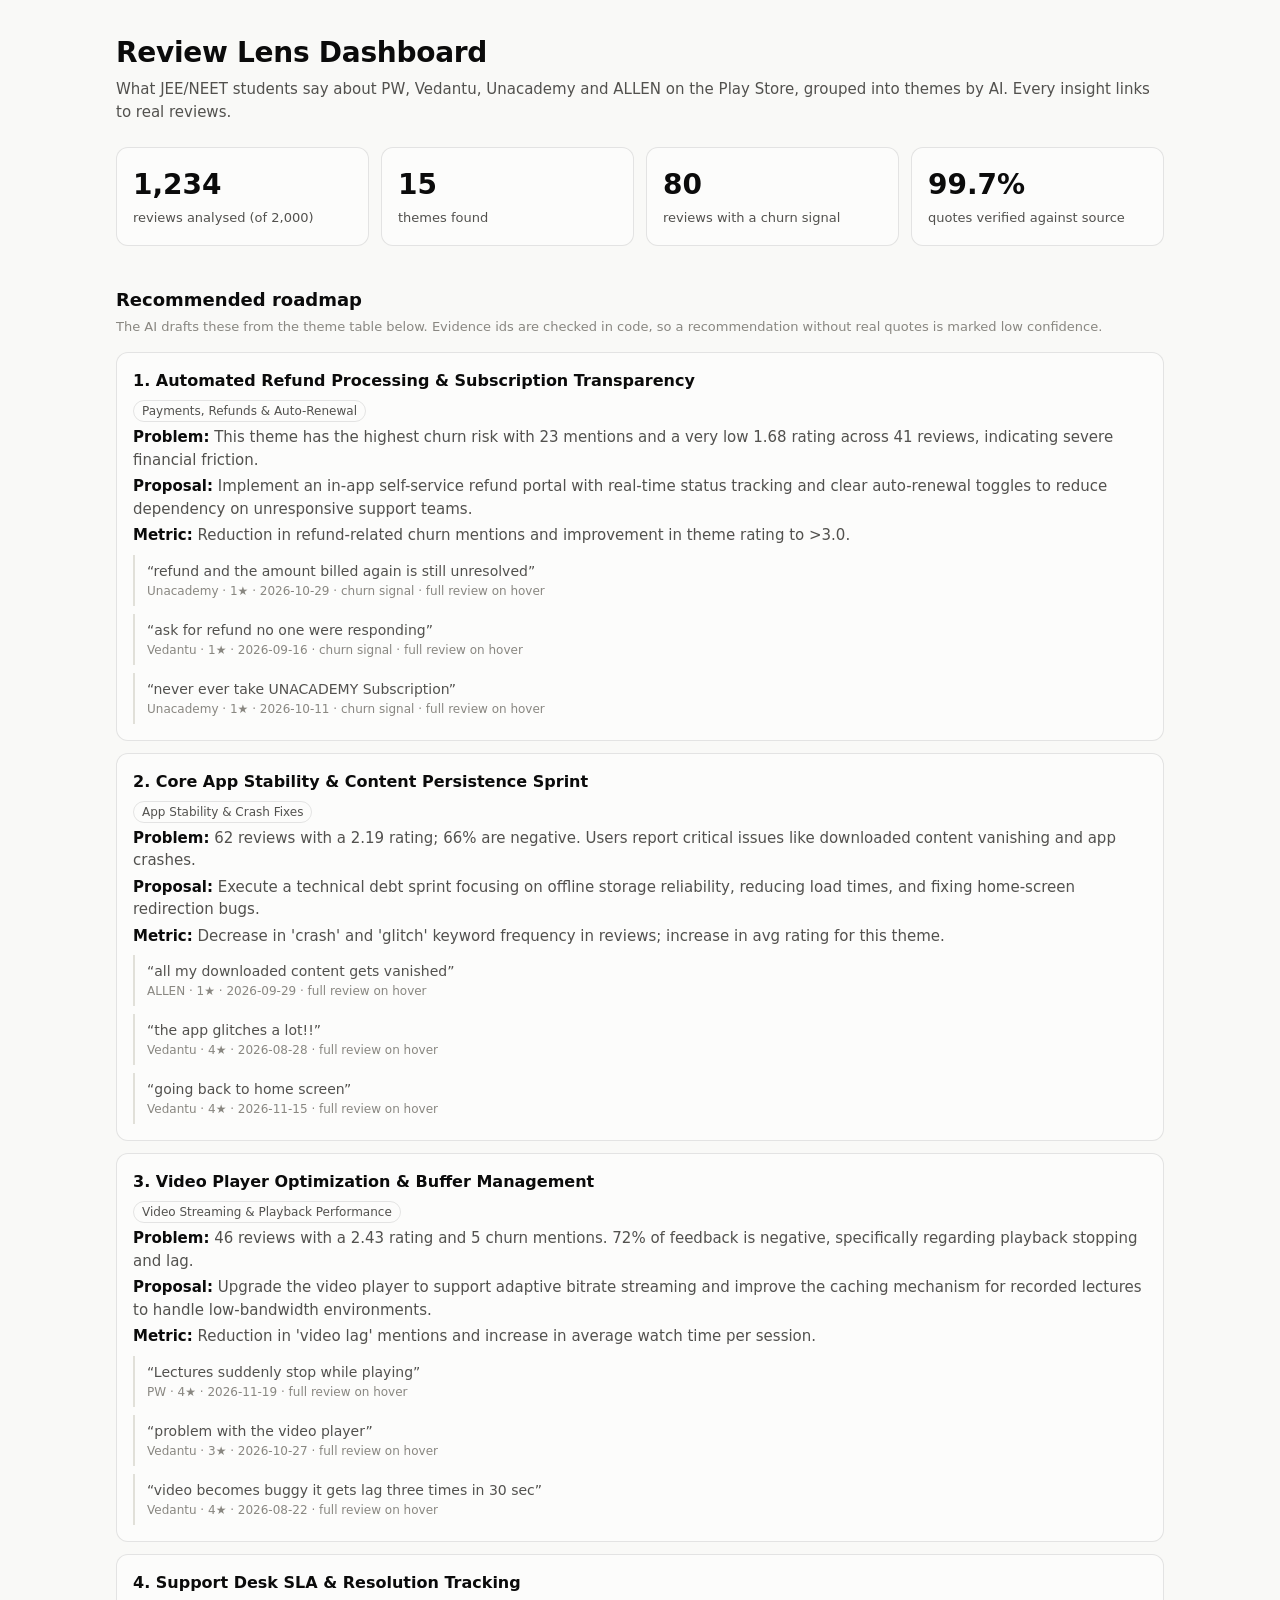
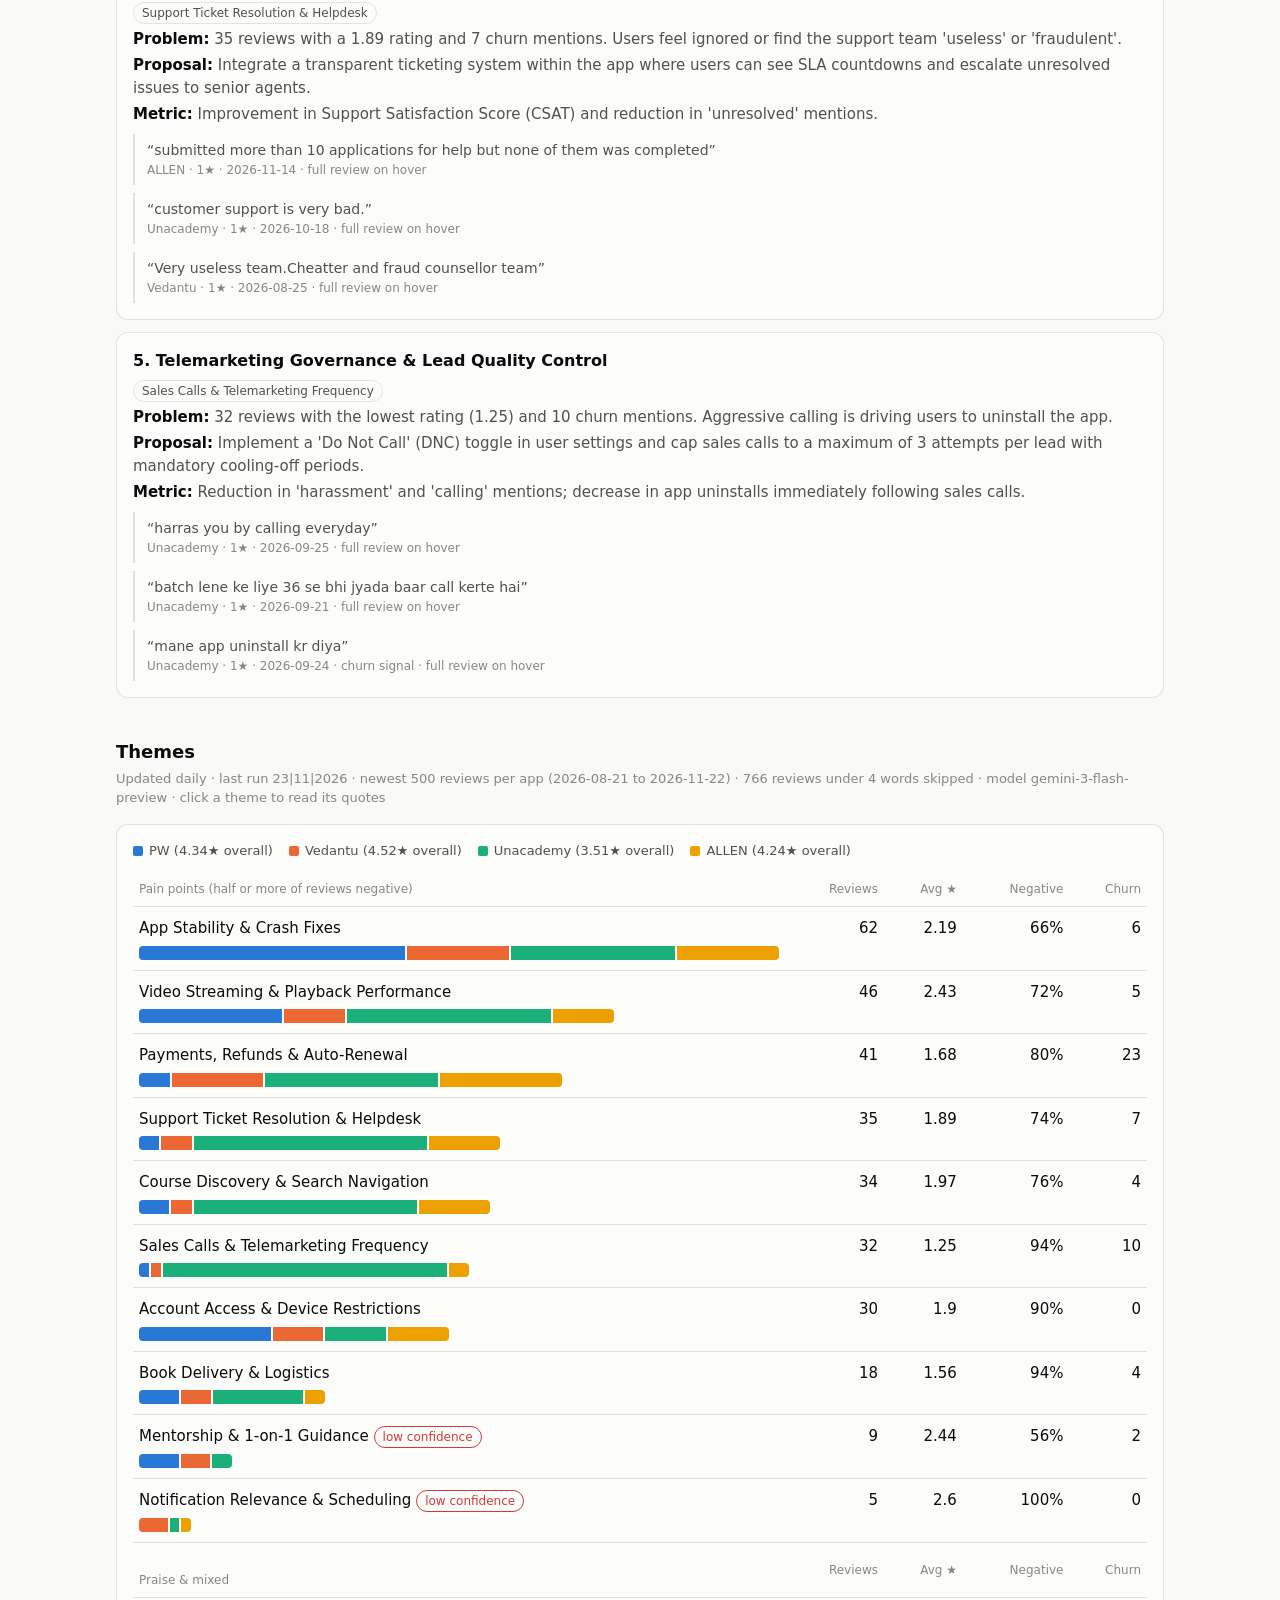
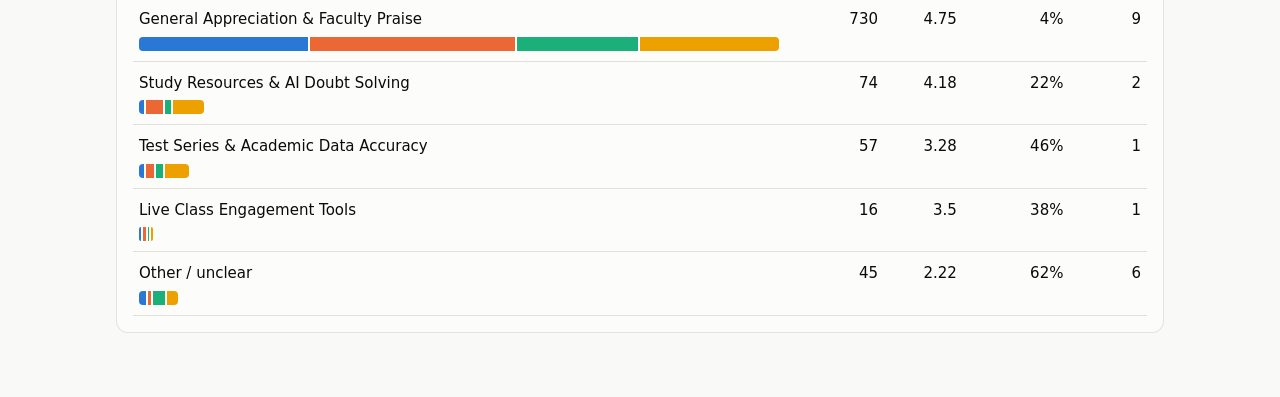
<file: docs/index.html>
<!doctype html>
<html lang="en">
<head>
<meta charset="utf-8">
<meta name="viewport" content="width=device-width, initial-scale=1">
<title>Review Lens Dashboard</title>
<style>
:root {
  color-scheme: light;
  --page: #f9f9f7; --surface: #fcfcfb; --ink: #0b0b0b; --ink-2: #52514e; --muted: #898781;
  --grid: #e1e0d9; --border: rgba(11,11,11,0.10); --accent: #2a78d6; --critical: #d03b3b;
  --s1: #2a78d6; --s2: #eb6834; --s3: #1baf7a; --s4: #eda100;
}
@media (prefers-color-scheme: dark) {
  :root:not([data-theme="light"]) {
    color-scheme: dark;
    --page: #0d0d0d; --surface: #1a1a19; --ink: #fff; --ink-2: #c3c2b7; --muted: #898781;
    --grid: #2c2c2a; --border: rgba(255,255,255,0.10); --accent: #3987e5;
    --s1: #3987e5; --s2: #d95926; --s3: #199e70; --s4: #c98500;
  }
}
:root[data-theme="dark"] {
  color-scheme: dark;
  --page: #0d0d0d; --surface: #1a1a19; --ink: #fff; --ink-2: #c3c2b7; --muted: #898781;
  --grid: #2c2c2a; --border: rgba(255,255,255,0.10); --accent: #3987e5;
  --s1: #3987e5; --s2: #d95926; --s3: #199e70; --s4: #c98500;
}
* { box-sizing: border-box; }
body { margin: 0; background: var(--page); color: var(--ink); font: 15px/1.5 system-ui, -apple-system, "Segoe UI", sans-serif; }
main { max-width: 1080px; margin: 0 auto; padding: 32px 16px 64px; }
h1 { font-size: 28px; margin: 0 0 4px; letter-spacing: -0.01em; }
h2 { font-size: 18px; margin: 40px 0 4px; }
.sub { color: var(--ink-2); margin: 0; }
.note { color: var(--muted); font-size: 13px; margin: 0 0 16px; }
.card { background: var(--surface); border: 1px solid var(--border); border-radius: 12px; padding: 16px; }
.kpis { display: grid; grid-template-columns: repeat(auto-fit, minmax(150px, 1fr)); gap: 12px; margin-top: 24px; }
.kpi b { display: block; font-size: 28px; font-weight: 600; }
.kpi span { color: var(--ink-2); font-size: 13px; }
.recs { display: grid; gap: 12px; }
.rec h3 { margin: 0 0 6px; font-size: 16px; }
.rec p { margin: 4px 0; color: var(--ink-2); }
.rec p b { color: var(--ink); font-weight: 600; }
.tag { display: inline-block; font-size: 12px; padding: 1px 8px; border-radius: 99px; border: 1px solid var(--border); color: var(--ink-2); margin-right: 6px; }
.tag.low { color: var(--critical); border-color: var(--critical); }
blockquote { margin: 8px 0 0; padding: 6px 12px; border-left: 2px solid var(--grid); color: var(--ink-2); font-size: 14px; }
blockquote small { display: block; color: var(--muted); font-size: 12px; }
details summary { cursor: pointer; color: var(--accent); font-size: 14px; margin-top: 8px; }
.legend { display: flex; flex-wrap: wrap; gap: 16px; font-size: 13px; color: var(--ink-2); margin-bottom: 12px; }
.legend i { display: inline-block; width: 10px; height: 10px; border-radius: 2px; margin-right: 6px; vertical-align: -1px; }
table { width: 100%; border-collapse: collapse; }
th { text-align: left; font-size: 12px; color: var(--muted); font-weight: 500; padding: 8px 6px; border-bottom: 1px solid var(--grid); }
td { padding: 10px 6px; border-bottom: 1px solid var(--grid); vertical-align: top; font-variant-numeric: tabular-nums; }
tr.theme { cursor: pointer; }
tr.theme:hover td { background: color-mix(in srgb, var(--accent) 6%, transparent); }
tr.theme:focus-visible { outline: 2px solid var(--accent); outline-offset: -2px; }
.bar { display: flex; gap: 2px; height: 14px; margin-top: 6px; }
.bar span { height: 100%; }
.bar span:first-child { border-radius: 4px 0 0 4px; }
.bar span:last-child { border-radius: 0 4px 4px 0; }
.bar span:only-child { border-radius: 4px; }
.num { text-align: right; white-space: nowrap; }
.quotes td { background: var(--page); }
#tip { position: fixed; pointer-events: none; background: var(--surface); border: 1px solid var(--border); border-radius: 8px; padding: 6px 10px; font-size: 13px; box-shadow: 0 4px 16px rgba(0,0,0,.12); display: none; }
@media (max-width: 640px) { .hide-sm { display: none; } h1 { font-size: 22px; } }
</style>
</head>
<body>
<main>
  <h1>Review Lens Dashboard</h1>
  <p class="sub">What JEE/NEET students say about PW, Vedantu, Unacademy and ALLEN on the Play Store, grouped into themes by AI. Every insight links to real reviews.</p>
  <div class="kpis" id="kpis"></div>

  <h2>Recommended roadmap</h2>
  <p class="note">The AI drafts these from the theme table below. Evidence ids are checked in code, so a recommendation without real quotes is marked low confidence.</p>
  <div class="recs" id="recs"></div>

  <h2>Themes</h2>
  <p class="note" id="method"></p>
  <div class="card">
    <div class="legend" id="legend"></div>
    <table>
      <thead><tr><th>Pain points (half or more of reviews negative)</th><th class="num">Reviews</th><th class="num hide-sm">Avg ★</th><th class="num hide-sm">Negative</th><th class="num">Churn</th></tr></thead>
      <tbody id="pain"></tbody>
      <thead><tr><th style="padding-top:28px">Praise &amp; mixed</th><th class="num">Reviews</th><th class="num hide-sm">Avg ★</th><th class="num hide-sm">Negative</th><th class="num">Churn</th></tr></thead>
      <tbody id="other"></tbody>
    </table>
  </div>
</main>
<div id="tip" role="tooltip"></div>
<script>
const APPS = ["PW", "Vedantu", "Unacademy", "ALLEN"];
const color = a => `var(--s${APPS.indexOf(a) + 1})`;
const esc = s => String(s).replace(/[&<>"']/g, c => ({ "&": "&amp;", "<": "&lt;", ">": "&gt;", '"': "&quot;", "'": "&#39;" }[c]));
const quote = q => `<blockquote>“${esc(q.quote)}”<small>${esc(q.app)} · ${q.rating}★ · ${q.date}${q.churn ? " · churn signal" : ""} · <span title="${esc(q.text)}">full review on hover</span></small></blockquote>`;
const tip = document.getElementById("tip");

fetch("insights.json").then(r => r.json()).then(d => {
  const pct = n => Math.round(n * 100) + "%";
  document.getElementById("kpis").innerHTML = [
    [d.analyzed.toLocaleString(), `reviews analysed (of ${d.total_reviews.toLocaleString()})`],
    [d.themes.length, "themes found"],
    [d.churn_reviews, "reviews with a churn signal"],
    [(d.quote_attribution_rate * 100).toFixed(1) + "%", "quotes verified against source"],
  ].map(([v, l]) => `<div class="card kpi"><b>${v}</b><span>${l}</span></div>`).join("");

  const allQuotes = Object.fromEntries(d.themes.flatMap(t => t.quotes.map(q => [q.id, q])));
  document.getElementById("recs").innerHTML = d.recommendations.map((r, i) => `
    <div class="card rec">
      <h3>${i + 1}. ${esc(r.title)}</h3>
      <span class="tag">${esc(r.theme)}</span>${r.confidence === "low" ? '<span class="tag low">low confidence</span>' : ""}
      <p><b>Problem:</b> ${esc(r.problem)}</p>
      <p><b>Proposal:</b> ${esc(r.proposal)}</p>
      <p><b>Metric:</b> ${esc(r.metric)}</p>
      ${r.evidence_ids.map(id => allQuotes[id] ? quote(allQuotes[id]) : "").join("")}
    </div>`).join("");

  document.getElementById("method").textContent =
    `Updated daily · last run ${d.updated ?? d.date_range[1]} · newest 500 reviews per app (${d.date_range[0]} to ${d.date_range[1]}) · ${d.skipped_short} reviews under 4 words skipped · model ${d.model} · click a theme to read its quotes`;
  document.getElementById("legend").innerHTML = APPS.map(a =>
    `<span><i style="background:${color(a)}"></i>${a} (${d.apps[a]?.avg_rating ?? "-"}★ overall)</span>`).join("");

  // each group gets its own bar scale so the huge generic-praise theme doesn't flatten the pain points
  const isPain = t => t.neg_share >= 0.5 && t.name !== "Other / unclear";
  const renderRows = list => { const max = Math.max(...list.map(t => t.count)); return list.map(t => `
    <tr class="theme" tabindex="0" aria-expanded="false">
      <td>${esc(t.name)} ${t.confidence === "low" ? '<span class="tag low">low confidence</span>' : ""}
        <div class="bar" style="width:${(t.count / max) * 100}%">${APPS.filter(a => t.by_app[a]).map(a =>
          `<span data-tip="${esc(a)}: ${t.by_app[a]} reviews" style="flex:${t.by_app[a]};background:${color(a)}"></span>`).join("")}</div></td>
      <td class="num">${t.count}</td><td class="num hide-sm">${t.avg_rating}</td>
      <td class="num hide-sm">${pct(t.neg_share)}</td><td class="num">${t.churn}</td>
    </tr>
    <tr class="quotes" hidden><td colspan="5">${t.quotes.slice(0, 6).map(quote).join("") || '<span class="note">No verified quotes.</span>'}</td></tr>`).join(""); };
  document.getElementById("pain").innerHTML = renderRows(d.themes.filter(isPain));
  document.getElementById("other").innerHTML = renderRows(d.themes.filter(t => !isPain(t)));

  document.querySelectorAll("tr.theme").forEach(row => {
    const toggle = () => { const q = row.nextElementSibling; q.hidden = !q.hidden; row.setAttribute("aria-expanded", !q.hidden); };
    row.addEventListener("click", toggle);
    row.addEventListener("keydown", e => { if (e.key === "Enter" || e.key === " ") { e.preventDefault(); toggle(); } });
  });
  document.querySelectorAll("[data-tip]").forEach(s => {
    s.addEventListener("mousemove", e => { tip.textContent = s.dataset.tip; tip.style.display = "block"; tip.style.left = e.clientX + 12 + "px"; tip.style.top = e.clientY + 12 + "px"; });
    s.addEventListener("mouseleave", () => tip.style.display = "none");
  });
}).catch(() => {
  document.getElementById("kpis").innerHTML = '<div class="card">No insights.json yet. Run <code>python analyze.py</code> first.</div>';
});
</script>
</body>
</html>
</file>
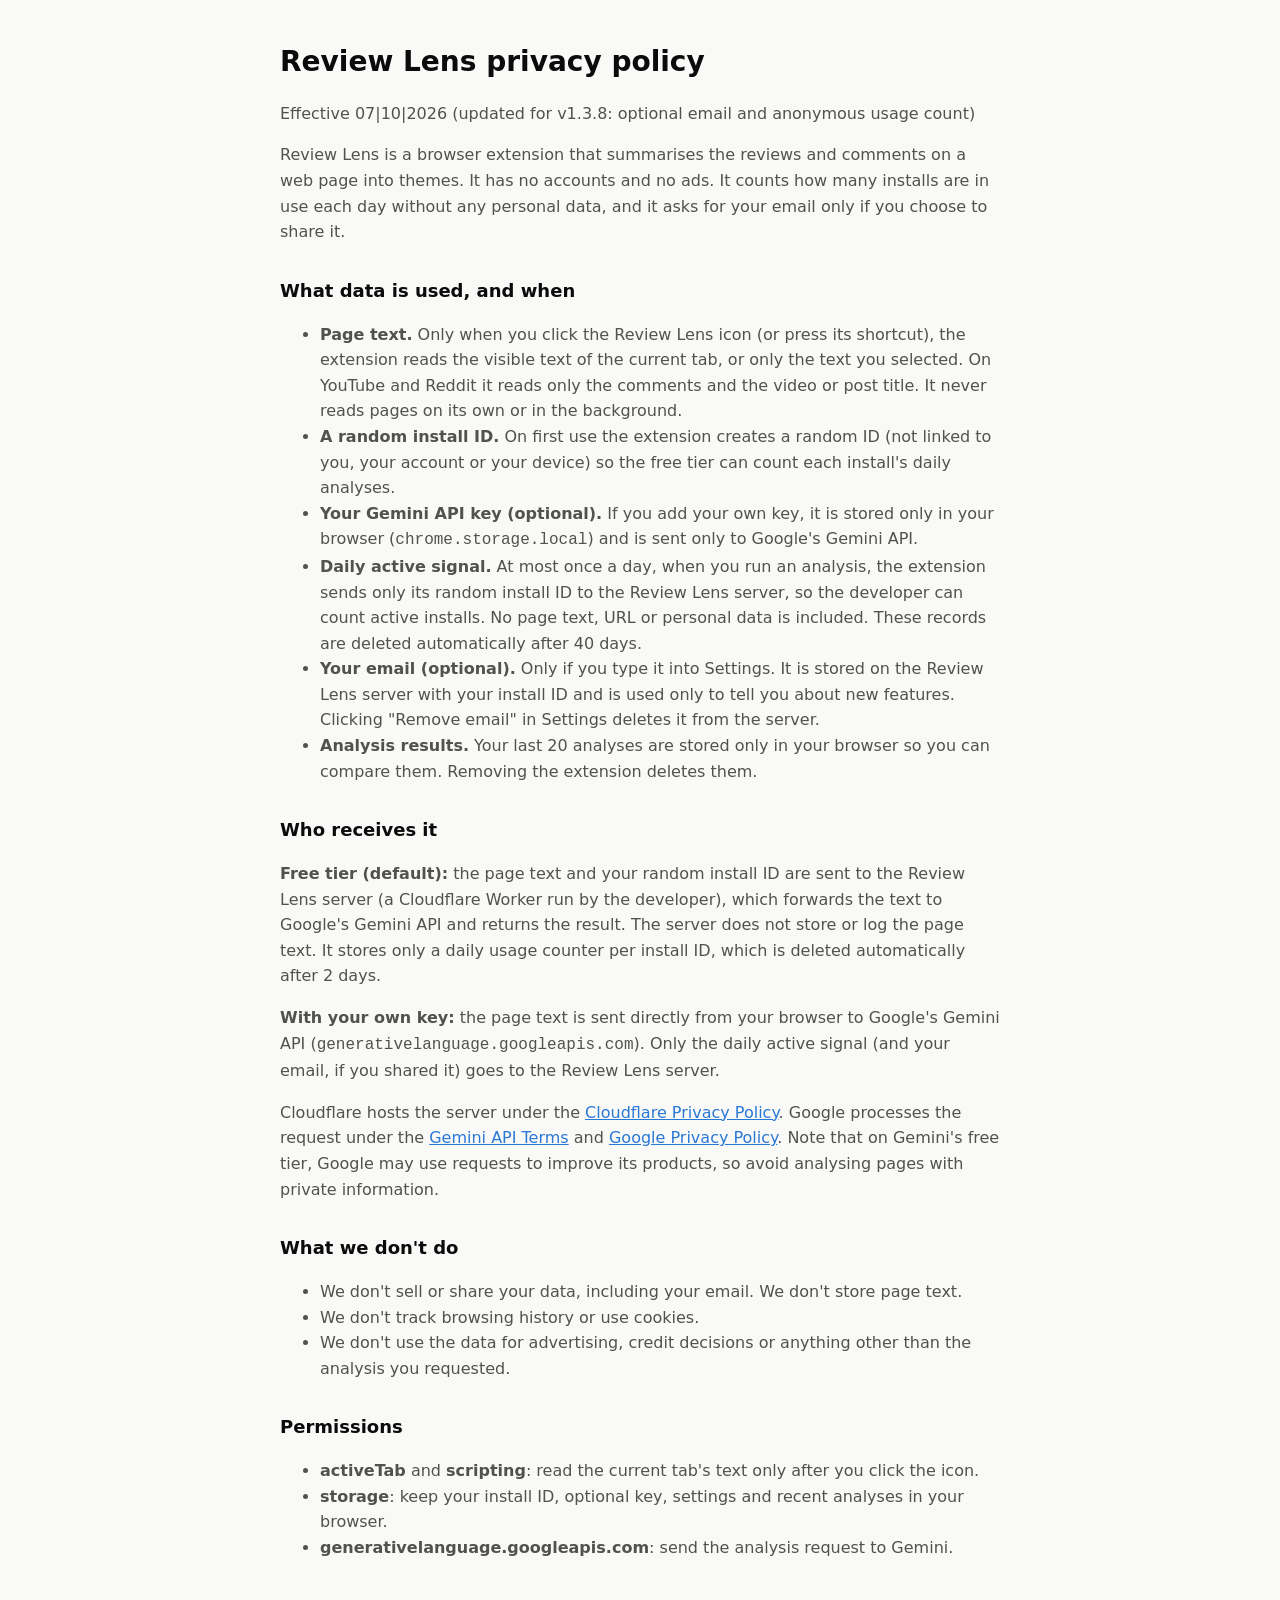
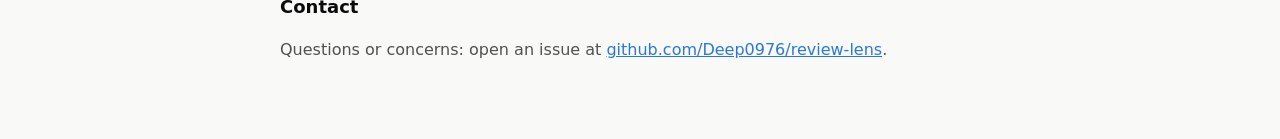
<file: docs/privacy.html>
<!doctype html>
<html lang="en">
<head>
<meta charset="utf-8">
<meta name="viewport" content="width=device-width, initial-scale=1">
<title>Review Lens Privacy</title>
<style>
:root { color-scheme: light; --page: #f9f9f7; --ink: #0b0b0b; --ink-2: #52514e; --accent: #2a78d6; }
@media (prefers-color-scheme: dark) { :root:not([data-theme="light"]) { color-scheme: dark; --page: #0d0d0d; --ink: #fff; --ink-2: #c3c2b7; --accent: #3987e5; } }
:root[data-theme="dark"] { color-scheme: dark; --page: #0d0d0d; --ink: #fff; --ink-2: #c3c2b7; --accent: #3987e5; }
body { margin: 0; background: var(--page); color: var(--ink); font: 16px/1.6 system-ui, -apple-system, "Segoe UI", sans-serif; }
main { max-width: 720px; margin: 0 auto; padding: 40px 16px 64px; }
h1 { font-size: 28px; margin: 0 0 4px; }
h2 { font-size: 18px; margin: 32px 0 8px; }
p, li { color: var(--ink-2); }
a { color: var(--accent); }
</style>
</head>
<body>
<main>
  <h1>Review Lens privacy policy</h1>
  <p>Effective 07|10|2026 (updated for v1.3.8: optional email and anonymous usage count)</p>

  <p>Review Lens is a browser extension that summarises the reviews and comments on a web page into themes.
  It has no accounts and no ads. It counts how many installs are in use each day without any personal data,
  and it asks for your email only if you choose to share it.</p>

  <h2>What data is used, and when</h2>
  <ul>
    <li><b>Page text.</b> Only when you click the Review Lens icon (or press its shortcut), the extension reads the
    visible text of the current tab, or only the text you selected. On YouTube and Reddit it reads only the comments
    and the video or post title. It never reads pages on its own or in the background.</li>
    <li><b>A random install ID.</b> On first use the extension creates a random ID (not linked to you, your
    account or your device) so the free tier can count each install's daily analyses.</li>
    <li><b>Your Gemini API key (optional).</b> If you add your own key, it is stored only in your browser
    (<code>chrome.storage.local</code>) and is sent only to Google's Gemini API.</li>
    <li><b>Daily active signal.</b> At most once a day, when you run an analysis, the extension sends only its
    random install ID to the Review Lens server, so the developer can count active installs. No page text,
    URL or personal data is included. These records are deleted automatically after 40 days.</li>
    <li><b>Your email (optional).</b> Only if you type it into Settings. It is stored on the Review Lens server
    with your install ID and is used only to tell you about new features. Clicking "Remove email" in Settings
    deletes it from the server.</li>
    <li><b>Analysis results.</b> Your last 20 analyses are stored only in your browser so you can compare them.
    Removing the extension deletes them.</li>
  </ul>

  <h2>Who receives it</h2>
  <p><b>Free tier (default):</b> the page text and your random install ID are sent to the Review Lens server
  (a Cloudflare Worker run by the developer), which forwards the text to Google's Gemini API and returns the result.
  The server does not store or log the page text. It stores only a daily usage counter per install ID, which is
  deleted automatically after 2 days.</p>
  <p><b>With your own key:</b> the page text is sent directly from your browser to Google's Gemini API
  (<code>generativelanguage.googleapis.com</code>). Only the daily active signal (and your email, if you shared it)
  goes to the Review Lens server.</p>
  <p>Cloudflare hosts the server under the <a href="https://www.cloudflare.com/privacypolicy/">Cloudflare Privacy Policy</a>. Google processes the request under the
  <a href="https://ai.google.dev/gemini-api/terms">Gemini API Terms</a> and
  <a href="https://policies.google.com/privacy">Google Privacy Policy</a>. Note that on Gemini's free tier,
  Google may use requests to improve its products, so avoid analysing pages with private information.</p>

  <h2>What we don't do</h2>
  <ul>
    <li>We don't sell or share your data, including your email. We don't store page text.</li>
    <li>We don't track browsing history or use cookies.</li>
    <li>We don't use the data for advertising, credit decisions or anything other than the analysis you requested.</li>
  </ul>

  <h2>Permissions</h2>
  <ul>
    <li><b>activeTab</b> and <b>scripting</b>: read the current tab's text only after you click the icon.</li>
    <li><b>storage</b>: keep your install ID, optional key, settings and recent analyses in your browser.</li>
    <li><b>generativelanguage.googleapis.com</b>: send the analysis request to Gemini.</li>
  </ul>

  <h2>Contact</h2>
  <p>Questions or concerns: open an issue at
  <a href="https://github.com/Deep0976/review-lens/issues">github.com/Deep0976/review-lens</a>.</p>
</main>
</body>
</html>
</file>
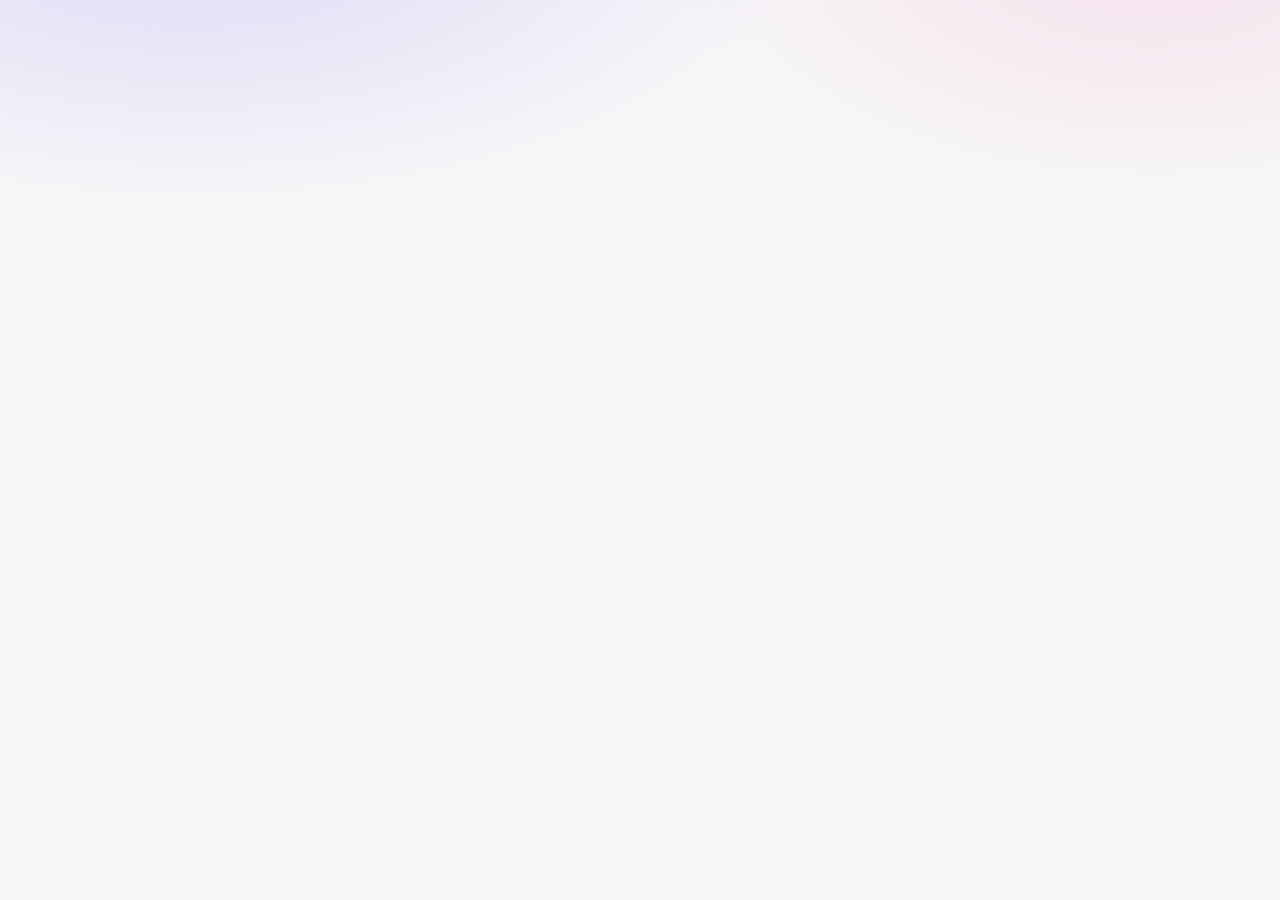
<file: extension/compare.html>
<!doctype html>
<html lang="en">
<head>
<meta charset="utf-8">
<meta name="viewport" content="width=device-width, initial-scale=1">
<title>Review Lens: Compare</title>
<script src="theme.js"></script>
<link rel="stylesheet" href="report.css">
</head>
<body>
<div id="root"></div>
<script type="module" src="compare.js"></script>
</body>
</html>
</file>
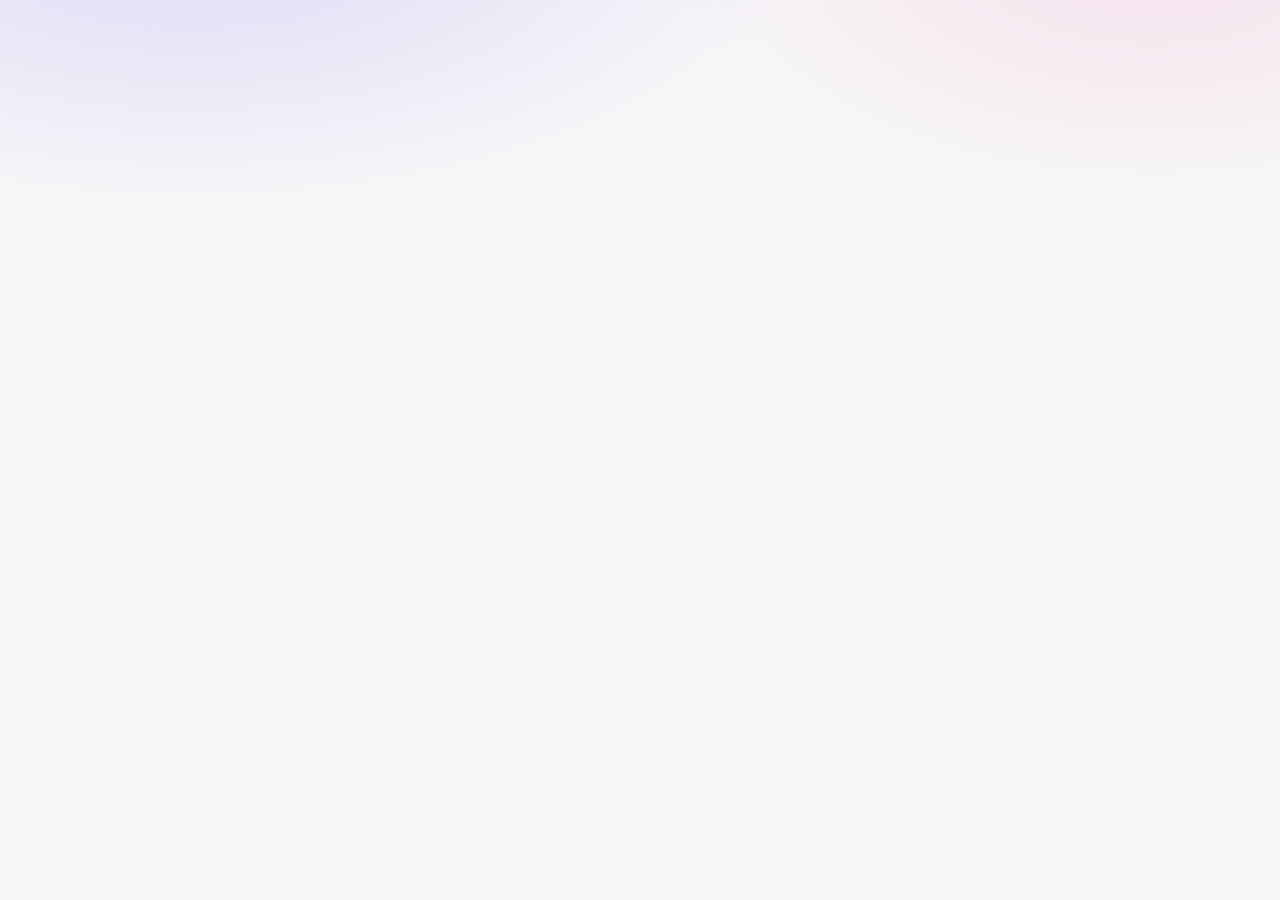
<file: extension/options.html>
<!doctype html>
<html lang="en">
<head>
<meta charset="utf-8">
<meta name="viewport" content="width=device-width, initial-scale=1">
<title>Review Lens Settings</title>
<script src="theme.js"></script>
<link rel="stylesheet" href="report.css">
</head>
<body>
<div id="root"></div>
<script type="module" src="options.js"></script>
</body>
</html>
</file>
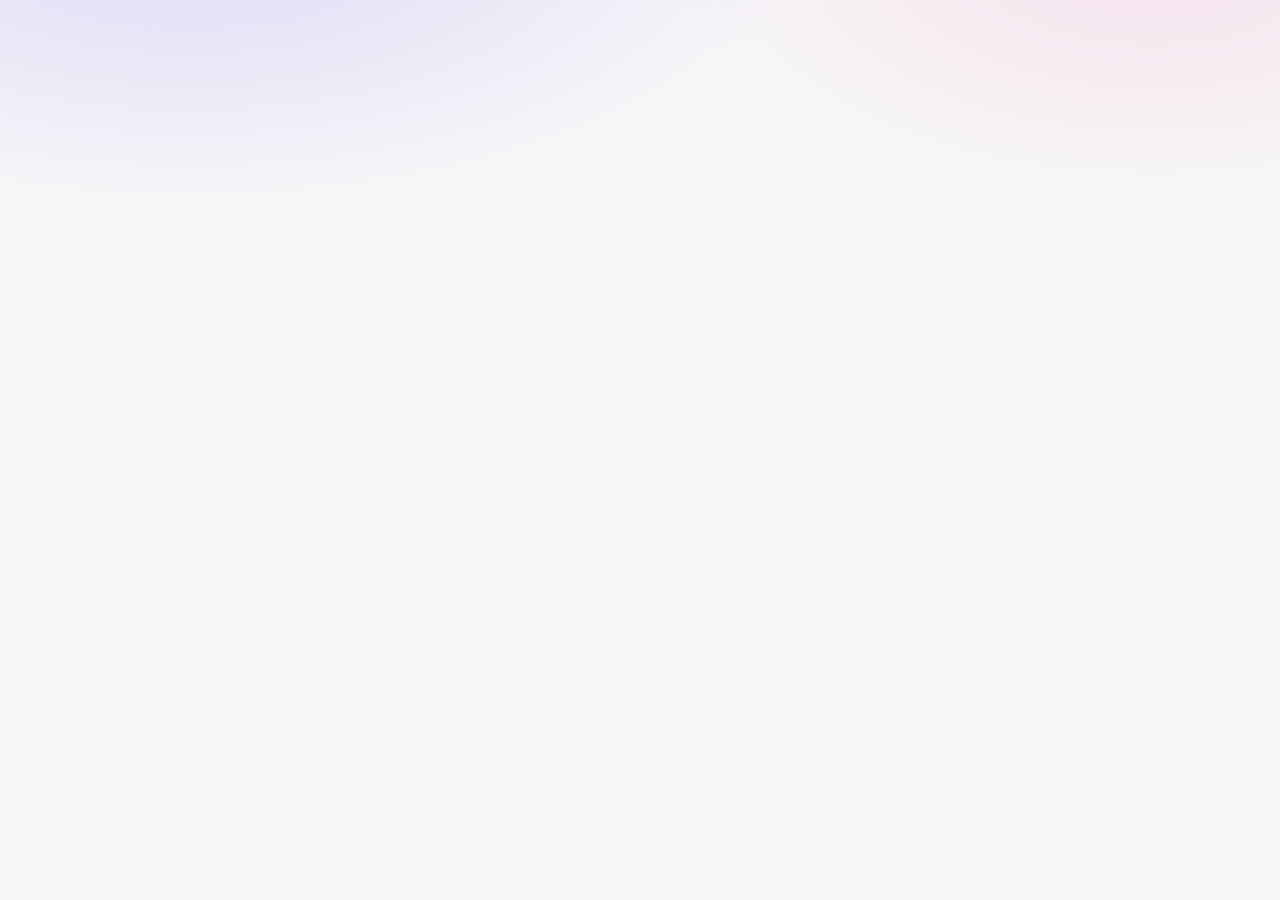
<file: extension/report.html>
<!doctype html>
<html lang="en">
<head>
<meta charset="utf-8">
<meta name="viewport" content="width=device-width, initial-scale=1">
<title>Review Lens</title>
<script src="theme.js"></script>
<link rel="stylesheet" href="report.css">
</head>
<body>
<div id="root"></div>
<script type="module" src="report.js"></script>
</body>
</html>
</file>
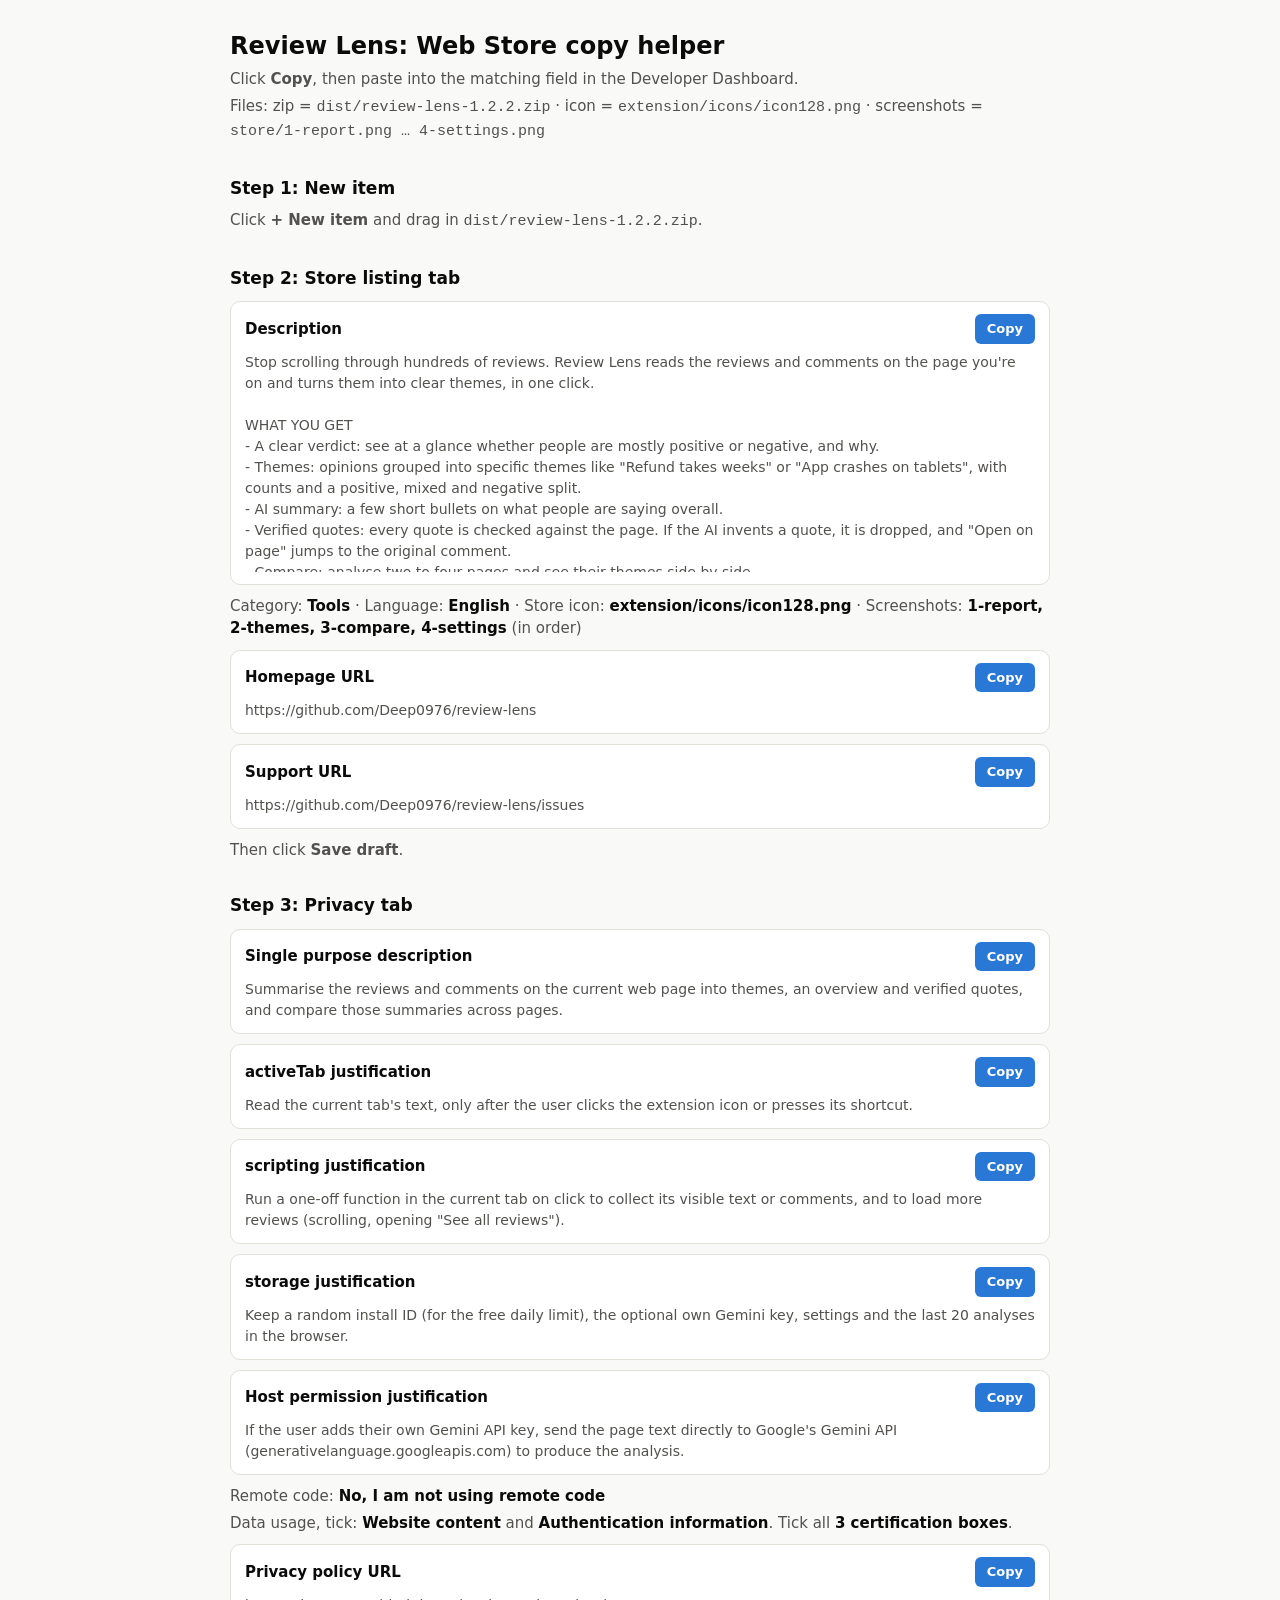
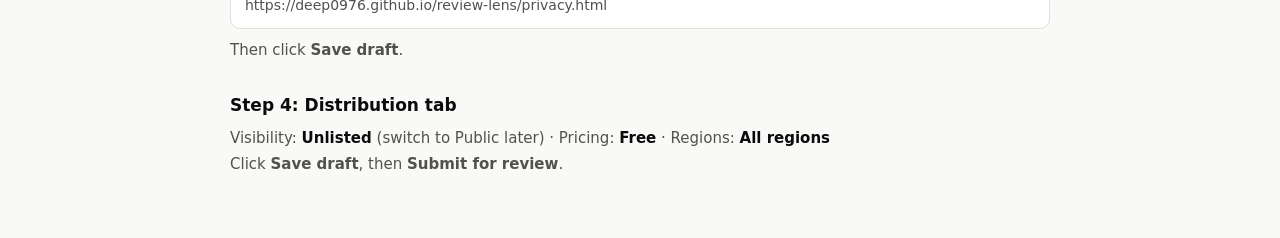
<file: store/copy-helper.html>
<!doctype html>
<html lang="en">
<head>
<meta charset="utf-8">
<meta name="viewport" content="width=device-width, initial-scale=1">
<title>Store Copy Helper</title>
<style>
:root { color-scheme: light; --page: #f9f9f7; --card: #fff; --ink: #0b0b0b; --ink-2: #52514e; --line: #e1e0d9; --accent: #2a78d6; }
@media (prefers-color-scheme: dark) { :root:not([data-theme="light"]) { color-scheme: dark; --page: #0d0d0d; --card: #1a1a19; --ink: #fff; --ink-2: #c3c2b7; --line: #2c2c2a; --accent: #3987e5; } }
:root[data-theme="dark"] { color-scheme: dark; --page: #0d0d0d; --card: #1a1a19; --ink: #fff; --ink-2: #c3c2b7; --line: #2c2c2a; --accent: #3987e5; }
body { margin: 0; background: var(--page); color: var(--ink); font: 15px/1.5 system-ui, -apple-system, sans-serif; }
main { max-width: 820px; margin: 0 auto; padding: 28px 16px 64px; }
h1 { font-size: 24px; margin: 0 0 4px; } h2 { font-size: 17px; margin: 32px 0 8px; }
p { color: var(--ink-2); margin: 4px 0; }
.f { background: var(--card); border: 1px solid var(--line); border-radius: 10px; padding: 12px 14px; margin: 10px 0; }
.f header { display: flex; justify-content: space-between; align-items: center; gap: 12px; font-weight: 600; }
pre { white-space: pre-wrap; margin: 8px 0 0; font: 14px/1.5 system-ui, sans-serif; color: var(--ink-2); max-height: 220px; overflow: auto; }
button { font: inherit; font-size: 13px; padding: 5px 12px; border-radius: 6px; border: 0; background: var(--accent); color: #fff; cursor: pointer; flex-shrink: 0; }
button.done { background: #0ca30c; }
.pick { font-weight: 600; color: var(--ink); }
</style>
</head>
<body>
<main>
  <h1>Review Lens: Web Store copy helper</h1>
  <p>Click <b>Copy</b>, then paste into the matching field in the Developer Dashboard.</p>
  <p>Files: zip = <code>dist/review-lens-1.2.2.zip</code> · icon = <code>extension/icons/icon128.png</code> · screenshots = <code>store/1-report.png … 4-settings.png</code></p>

  <h2>Step 1: New item</h2>
  <p>Click <b>+ New item</b> and drag in <code>dist/review-lens-1.2.2.zip</code>.</p>

  <h2>Step 2: Store listing tab</h2>
  <div class="f"><header>Description<button>Copy</button></header><pre>Stop scrolling through hundreds of reviews. Review Lens reads the reviews and comments on the page you're on and turns them into clear themes, in one click.

WHAT YOU GET
- A clear verdict: see at a glance whether people are mostly positive or negative, and why.
- Themes: opinions grouped into specific themes like "Refund takes weeks" or "App crashes on tablets", with counts and a positive, mixed and negative split.
- AI summary: a few short bullets on what people are saying overall.
- Verified quotes: every quote is checked against the page. If the AI invents a quote, it is dropped, and "Open on page" jumps to the original comment.
- Compare: analyse two to four pages and see their themes side by side.
- Loads more for you: opens the full review list and loads more comments automatically before analysing.

HOW TO USE
1. Install. No sign-up and no API key: you get 5 free analyses every day.
2. Open any page with reviews or comments.
3. Click the Review Lens icon or press Alt+Shift+R.
Power users can add their own free Gemini key in Settings for unlimited analyses.

PRIVATE BY DESIGN
- Reads a page only when you click the icon.
- The text is analysed by Google Gemini and is never stored. No accounts, no tracking.
- Your results stay in your browser.

Built for product managers, founders, researchers and shoppers who want the signal, not the noise.</pre></div>
  <p>Category: <span class="pick">Tools</span> · Language: <span class="pick">English</span> · Store icon: <span class="pick">extension/icons/icon128.png</span> · Screenshots: <span class="pick">1-report, 2-themes, 3-compare, 4-settings</span> (in order)</p>
  <div class="f"><header>Homepage URL<button>Copy</button></header><pre>https://github.com/Deep0976/review-lens</pre></div>
  <div class="f"><header>Support URL<button>Copy</button></header><pre>https://github.com/Deep0976/review-lens/issues</pre></div>
  <p>Then click <b>Save draft</b>.</p>

  <h2>Step 3: Privacy tab</h2>
  <div class="f"><header>Single purpose description<button>Copy</button></header><pre>Summarise the reviews and comments on the current web page into themes, an overview and verified quotes, and compare those summaries across pages.</pre></div>
  <div class="f"><header>activeTab justification<button>Copy</button></header><pre>Read the current tab's text, only after the user clicks the extension icon or presses its shortcut.</pre></div>
  <div class="f"><header>scripting justification<button>Copy</button></header><pre>Run a one-off function in the current tab on click to collect its visible text or comments, and to load more reviews (scrolling, opening "See all reviews").</pre></div>
  <div class="f"><header>storage justification<button>Copy</button></header><pre>Keep a random install ID (for the free daily limit), the optional own Gemini key, settings and the last 20 analyses in the browser.</pre></div>
  <div class="f"><header>Host permission justification<button>Copy</button></header><pre>If the user adds their own Gemini API key, send the page text directly to Google's Gemini API (generativelanguage.googleapis.com) to produce the analysis.</pre></div>
  <p>Remote code: <span class="pick">No, I am not using remote code</span></p>
  <p>Data usage, tick: <span class="pick">Website content</span> and <span class="pick">Authentication information</span>. Tick all <span class="pick">3 certification boxes</span>.</p>
  <div class="f"><header>Privacy policy URL<button>Copy</button></header><pre>https://deep0976.github.io/review-lens/privacy.html</pre></div>
  <p>Then click <b>Save draft</b>.</p>

  <h2>Step 4: Distribution tab</h2>
  <p>Visibility: <span class="pick">Unlisted</span> (switch to Public later) · Pricing: <span class="pick">Free</span> · Regions: <span class="pick">All regions</span></p>
  <p>Click <b>Save draft</b>, then <b>Submit for review</b>.</p>
</main>
<script>
document.querySelectorAll(".f button").forEach(b => b.addEventListener("click", async () => {
  try { await navigator.clipboard.writeText(b.closest(".f").querySelector("pre").innerText); b.textContent = "Copied ✓"; b.classList.add("done"); }
  catch { b.textContent = "Select & copy manually"; }
}));
</script>
</body>
</html>
</file>
<file: extension/report.css>
/* Review Lens report: tokens and components from design "Review Lens - Report Screens" (Report Final) */
:root {
  color-scheme: light;
  --page: #f7f7f8; --card: #fff; --fill: #efeff1; --sep: #e4e4e7; --line: #e4e4e7; --line-2: #d4d4d8;
  --ink: #18181b; --ink-2: #3f3f46; --muted: #71717a;
  --brand: #6d4fd8; --brand-ink: #5a3ec2; --brand-soft: #f0ecfd;
  --pos: #16a34a; --pos-ink: #15803d; --pos-soft: #e8f6ec;
  --neg: #e11d48; --neg-ink: #be123c; --neg-soft: #fdebef;
  --mix: #c9cbd1; --ai: #6d4fd8; --ai-ink: #5a3ec2; --ai-soft: #f0ecfd;
  --warn-bg: #fef3c7; --warn-fg: #b45309;
  --elev: 0 0 0 .5px rgba(0,0,0,.06), 0 1px 3px rgba(0,0,0,.05);
  --shadow: 0 1px 2px rgba(9,9,11,.04), 0 1px 3px rgba(9,9,11,.05);
  --glow1: rgba(139,108,240,.22); --glow2: rgba(236,72,153,.12); --g-shadow: rgba(76,40,180,.25);
  --g-ai: linear-gradient(135deg, #8b6cf0 0%, #6d4fd8 55%, #c04fd8 100%);
  --g-btn: linear-gradient(180deg, #8b6cf0, #6338d6);
  --logo: linear-gradient(180deg, #8b6cf0, #5a3ec2);
  --c1: #2a78d6; --c2: #eb6834; --c3: #1baf7a; --c4: #eda100; /* compare series, CVD-checked order */
}
/* Light is the default. Dark applies when chosen in Settings, or with "System" when the OS is dark. */
:root[data-theme="dark"] {
    color-scheme: dark;
    --page: #121214; --card: #1c1c1f; --fill: #27272a; --sep: #2e2e33; --line: #2e2e33; --line-2: #3f3f46;
    --ink: #f4f4f5; --ink-2: #d4d4d8; --muted: #a1a1aa;
    --brand: #9b87f5; --brand-ink: #b3a4f8; --brand-soft: #261f45;
    --pos: #22c55e; --pos-ink: #4ade80; --pos-soft: #0d2a18;
    --neg: #fb4d6d; --neg-ink: #fb7185; --neg-soft: #3a0f1a;
    --mix: #52525b; --ai: #9b87f5; --ai-ink: #b3a4f8; --ai-soft: #261f45;
    --warn-bg: #3a2a05; --warn-fg: #fbbf24;
    --elev: 0 0 0 .5px rgba(255,255,255,.08); --shadow: none;
    --glow1: rgba(139,108,240,.18); --glow2: rgba(236,72,153,.08); --g-shadow: rgba(0,0,0,.5);
    --c1: #3987e5; --c2: #d95926; --c3: #199e70; --c4: #c98500;
}
@media (prefers-color-scheme: dark) {
  :root[data-theme="system"] {
    color-scheme: dark;
    --page: #121214; --card: #1c1c1f; --fill: #27272a; --sep: #2e2e33; --line: #2e2e33; --line-2: #3f3f46;
    --ink: #f4f4f5; --ink-2: #d4d4d8; --muted: #a1a1aa;
    --brand: #9b87f5; --brand-ink: #b3a4f8; --brand-soft: #261f45;
    --pos: #22c55e; --pos-ink: #4ade80; --pos-soft: #0d2a18;
    --neg: #fb4d6d; --neg-ink: #fb7185; --neg-soft: #3a0f1a;
    --mix: #52525b; --ai: #9b87f5; --ai-ink: #b3a4f8; --ai-soft: #261f45;
    --warn-bg: #3a2a05; --warn-fg: #fbbf24;
    --elev: 0 0 0 .5px rgba(255,255,255,.08); --shadow: none;
    --glow1: rgba(139,108,240,.18); --glow2: rgba(236,72,153,.08); --g-shadow: rgba(0,0,0,.5);
    --c1: #3987e5; --c2: #d95926; --c3: #199e70; --c4: #c98500;
  }
}
* { box-sizing: border-box; }
[hidden] { display: none !important; }
body {
  margin: 0; min-height: 100vh; color: var(--ink);
  background: radial-gradient(900px 420px at 15% -80px, var(--glow1), transparent 70%),
              radial-gradient(700px 380px at 90% -60px, var(--glow2), transparent 70%), var(--page);
  background-repeat: no-repeat; background-color: var(--page);
  font: 15px/1.47 -apple-system, BlinkMacSystemFont, "SF Pro Text", "Helvetica Neue", Helvetica, sans-serif;
  letter-spacing: -0.01em; -webkit-font-smoothing: antialiased; font-variant-numeric: tabular-nums;
}
a, .link { color: var(--brand-ink); text-decoration: none; background: none; border: 0; padding: 0; font: inherit; cursor: pointer; }
a:hover, .link:hover { text-decoration: underline; text-underline-offset: 3px; }
button { font-family: inherit; }
:focus-visible { outline: 2px solid var(--brand); outline-offset: 2px; border-radius: 6px; }

/* top bar */
.bar { position: sticky; top: 0; z-index: 5; height: 52px; display: flex; align-items: center; gap: 12px; padding: 0 24px;
  background: color-mix(in srgb, var(--card) 60%, transparent); backdrop-filter: blur(20px); border-bottom: .5px solid var(--sep); }
.logo { width: 22px; height: 22px; border-radius: 6px; background: var(--logo); display: flex; flex-direction: column; justify-content: center;
  gap: 2.5px; padding-left: 5px; box-shadow: inset 0 0 0 .5px rgba(0,0,0,.1); flex: none; }
.logo i { display: block; height: 2.5px; border-radius: 2px; background: #fff; }
.logo i:nth-child(1) { width: 12px; } .logo i:nth-child(2) { width: 8.5px; } .logo i:nth-child(3) { width: 5px; }
.brand { font-weight: 600; font-size: 14px; white-space: nowrap; }
.crumb { color: var(--muted); font-size: 14px; white-space: nowrap; } .crumb b { color: var(--ink); font-weight: 500; }
.spacer { margin-right: auto; }
.quota { font-size: 12.5px; color: var(--muted); white-space: nowrap; margin-right: 6px; }
.btn { height: 28px; display: inline-flex; align-items: center; gap: 6px; padding: 0 11px; border-radius: 7px; border: 0;
  background: var(--fill); color: var(--ink); font-size: 13px; font-weight: 500; cursor: pointer; white-space: nowrap; }
.btn:hover { background: var(--sep); }
.btn.primary { background: var(--g-btn); color: #fff; padding: 0 12px; box-shadow: inset 0 1px 0 rgba(255,255,255,.22), 0 1px 2px rgba(76,40,180,.3); }
.btn.primary:hover { filter: brightness(1.08); background: var(--g-btn); }
.btn.lg { height: 36px; padding: 0 14px; border-radius: 8px; font-size: 13.5px; }
.btn.ghost { background: var(--card); border: 1px solid var(--line); }
.btn.ghost:hover { background: var(--fill); }

/* page */
.wrap { max-width: 860px; margin: 0 auto; padding: 48px 32px 64px; display: flex; flex-direction: column; gap: 48px; }
.head { display: flex; align-items: center; gap: 18px; }
.tile-lg { width: 64px; height: 64px; border-radius: 16px; flex: none; background: linear-gradient(160deg, var(--card), var(--fill)); box-shadow: var(--elev);
  display: flex; align-items: center; justify-content: center; font-size: 28px; font-weight: 700; letter-spacing: -0.03em; color: var(--ink-2); }
.head h1 { margin: 0; font-size: 34px; font-weight: 700; letter-spacing: -0.025em; line-height: 1.1; }
.meta { display: flex; align-items: center; gap: 8px; font-size: 13px; color: var(--muted); flex-wrap: wrap; margin-top: 6px; }
.chip { height: 22px; display: inline-flex; align-items: center; gap: 5px; padding: 0 8px; border-radius: 6px; background: var(--fill); color: var(--ink-2); font-weight: 500; }
.meta a { color: var(--muted); white-space: nowrap; overflow: hidden; text-overflow: ellipsis; max-width: 420px; }
.meta a:hover { color: var(--brand-ink); }
.dot-sep { color: var(--mix); }

/* verdict */
.verdict { position: relative; overflow: hidden; display: flex; flex-direction: column; gap: 20px; padding: 32px; border-radius: 22px;
  background: linear-gradient(160deg, color-mix(in srgb, var(--tone) 9%, var(--card)) 0%, var(--card) 45%, color-mix(in srgb, var(--brand) 7%, var(--card)) 100%);
  box-shadow: var(--elev), 0 20px 40px -24px var(--g-shadow); }
.verdict.neg { --tone: var(--neg); --tone-ink: var(--neg-ink); }
.verdict.pos { --tone: var(--pos); --tone-ink: var(--pos-ink); }
.verdict.mix { --tone: var(--muted); --tone-ink: var(--ink-2); }
.donut { position: absolute; top: 30px; right: 32px; width: 148px; height: 148px; border-radius: 50%; display: flex; align-items: center; justify-content: center;
  box-shadow: 0 10px 30px -12px color-mix(in srgb, var(--tone) 45%, transparent); }
.donut > div { width: 112px; height: 112px; border-radius: 50%; background: var(--card); display: flex; flex-direction: column; align-items: center; justify-content: center; box-shadow: inset 0 0 0 .5px var(--sep); }
.donut b { font-size: 30px; font-weight: 700; letter-spacing: -0.03em; line-height: 1; }
.donut span { font-size: 12px; color: var(--muted); margin-top: 3px; }
.kicker { display: flex; align-items: center; gap: 6px; font-size: 13px; font-weight: 600; color: var(--tone-ink); letter-spacing: 0; }
.kicker i { width: 7px; height: 7px; border-radius: 50%; background: var(--tone); box-shadow: 0 0 0 4px color-mix(in srgb, var(--tone) 18%, transparent); }
.big { font-size: 56px; font-weight: 700; letter-spacing: -0.035em; line-height: 1.05; width: max-content; max-width: calc(100% - 180px);
  background: linear-gradient(90deg, var(--ink) 30%, var(--tone-ink)); -webkit-background-clip: text; background-clip: text; color: transparent; }
.lede { font-size: 19px; color: var(--ink-2); letter-spacing: -0.015em; line-height: 1.4; margin-top: 6px; max-width: 520px; }
.legend { display: flex; gap: 20px; font-size: 13px; color: var(--muted); flex-wrap: wrap; }
.legend div { display: flex; align-items: center; gap: 6px; } .legend b { color: var(--ink); font-weight: 600; }
.sw { width: 8px; height: 8px; border-radius: 50%; display: inline-block; flex: none; }
.stats { display: grid; grid-template-columns: repeat(3, minmax(0, 1fr)); background: color-mix(in srgb, var(--card) 70%, transparent); backdrop-filter: blur(8px); border-radius: 14px; box-shadow: var(--elev); }
.stats > div { padding: 16px 20px; display: flex; flex-direction: column; gap: 2px; }
.stats > div + div { border-left: .5px solid var(--sep); }
.stats b { font-size: 28px; font-weight: 700; letter-spacing: -0.025em; display: flex; align-items: center; gap: 6px; }
.stats span { font-size: 13px; color: var(--muted); }

/* sections */
.sec { display: flex; flex-direction: column; gap: 10px; }
.sec-h { display: flex; align-items: baseline; justify-content: space-between; gap: 12px; padding: 0 4px; }
.sec-h h2 { margin: 0; font-size: 22px; font-weight: 700; letter-spacing: -0.02em; display: flex; align-items: center; gap: 8px; }
.sec-h small, .fine { font-size: 13px; color: var(--muted); }
.fine { font-size: 12.5px; padding: 0 4px; }
.group { background: var(--card); border-radius: 14px; box-shadow: var(--elev); overflow: hidden; }
.rank-row { display: flex; gap: 16px; padding-left: 20px; }
.rank { width: 26px; height: 26px; border-radius: 50%; font-size: 13px; font-weight: 700; display: flex; align-items: center; justify-content: center; flex: none; margin-top: 16px; }
.rank.neg { background: linear-gradient(180deg, color-mix(in srgb, var(--neg) 22%, var(--card)), var(--neg-soft)); color: var(--neg-ink); }
.rank.pos { background: linear-gradient(180deg, color-mix(in srgb, var(--pos) 22%, var(--card)), var(--pos-soft)); color: var(--pos-ink); }
.rank-body { flex: 1; min-width: 0; padding: 16px 20px 16px 0; display: flex; flex-direction: column; gap: 6px; }
.rank-row + .rank-row .rank-body { border-top: .5px solid var(--sep); }
.rank-title { display: flex; align-items: baseline; gap: 12px; font-size: 17px; font-weight: 600; letter-spacing: -0.015em; }
.rank-title span { flex: 1; } .rank-title b.neg { color: var(--neg-ink); font-weight: 600; } .rank-title b.pos { color: var(--pos-ink); font-weight: 600; }
.rank-quote { font-size: 14px; color: var(--ink-2); line-height: 1.5; overflow-wrap: anywhere; }
.small-link { font-size: 13px; }

.ai-badge { display: inline-flex; align-items: center; gap: 4px; height: 22px; padding: 0 8px; border-radius: 11px; background: var(--g-ai); color: #fff; font-size: 12px; font-weight: 600; letter-spacing: 0; }
.ai-box { background: linear-gradient(180deg, color-mix(in srgb, var(--ai) 6%, var(--card)), var(--card)) padding-box, var(--g-ai) border-box; border: 1.5px solid transparent;
  border-radius: 16px; padding: 18px 22px; display: flex; flex-direction: column; gap: 10px; box-shadow: 0 12px 32px -20px var(--g-shadow); }
.ai-box div { display: flex; gap: 12px; font-size: 15px; line-height: 1.55; }
.ai-box div::before { content: ""; width: 6px; height: 6px; border-radius: 50%; background: var(--g-ai); margin-top: 9px; flex: none; }

/* themes */
.theme { padding-left: 20px; }
.theme-row { display: grid; grid-template-columns: 36px minmax(0, 1fr) 150px 48px 16px; gap: 16px; align-items: center; padding: 14px 20px 14px 0; cursor: pointer; }
.theme + .theme .theme-row { border-top: .5px solid var(--sep); }
.ticon { width: 36px; height: 36px; border-radius: 10px; display: flex; align-items: center; justify-content: center; box-shadow: inset 0 0 0 .5px rgba(0,0,0,.05); color: var(--tc);
  background: linear-gradient(180deg, color-mix(in srgb, var(--tc) 20%, var(--card)), color-mix(in srgb, var(--tc) 8%, var(--card))); }
.ticon.neg { --tc: var(--neg-ink); } .ticon.pos { --tc: var(--pos-ink); } .ticon.mix { --tc: var(--muted); }
.tname { font-size: 15px; font-weight: 600; display: flex; align-items: center; gap: 8px; flex-wrap: wrap; }
.low { font-size: 11.5px; color: var(--muted); background: var(--fill); padding: 1px 7px; border-radius: 5px; font-weight: 400; }
.tdesc { font-size: 13px; color: var(--muted); line-height: 1.4; }
.segs { display: flex; gap: 2px; height: 6px; } .segs i { border-radius: 3px; display: block; }
.tsub { font-size: 12px; color: var(--muted); margin-top: 5px; }
.tcount { text-align: right; font-size: 17px; font-weight: 600; }
.chev { transition: transform .2s; } .theme-row[aria-expanded="true"] .chev { transform: rotate(90deg); }
.quotes { padding: 0 20px 18px 52px; display: flex; flex-direction: column; gap: 8px; }
.q { background: var(--fill); border-radius: 10px; padding: 12px 14px; display: flex; flex-direction: column; gap: 6px; }
.q-text { font-size: 14.5px; line-height: 1.5; overflow-wrap: anywhere; }
.q-meta { display: flex; align-items: center; gap: 12px; font-size: 12.5px; flex-wrap: wrap; }
.q-sent { display: flex; align-items: center; gap: 5px; font-weight: 500; }
.q-found { display: flex; align-items: center; gap: 4px; color: var(--muted); margin-right: auto; }
.foot { display: flex; align-items: center; gap: 20px; font-size: 13px; padding: 0 4px; flex-wrap: wrap; }
.foot .fine { padding: 0; margin-right: auto; }
.toast { position: fixed; bottom: 24px; left: 50%; transform: translateX(-50%); background: var(--ink); color: var(--page); padding: 10px 16px; border-radius: 10px; font-size: 13.5px; box-shadow: var(--shadow); }

/* analysing */
.an-grid { max-width: 1200px; margin: 0 auto; padding: 28px 32px; display: grid; grid-template-columns: minmax(0, 1fr) 300px; gap: 24px; }
.panel { background: var(--card); border: 1px solid var(--line); border-radius: 14px; box-shadow: var(--shadow); padding: 22px 24px; }
.an-title { display: flex; align-items: flex-start; gap: 12px; }
.an-title h1 { margin: 0; font-size: 22px; font-weight: 600; letter-spacing: -0.02em; }
.timer { font: 13px ui-monospace, "SF Mono", Menlo, monospace; color: var(--ink-2); background: var(--fill); padding: 4px 8px; border-radius: 6px; }
.track { height: 4px; border-radius: 2px; background: var(--fill); overflow: hidden; position: relative; margin: 18px 0; }
.track i { position: absolute; top: 0; bottom: 0; left: 0; width: 38%; border-radius: 2px; background: var(--brand); animation: rl-slide 1.6s ease-in-out infinite; }
.steps { display: grid; grid-template-columns: repeat(4, minmax(0, 1fr)); gap: 12px; }
.step { display: flex; flex-direction: column; gap: 6px; } .step b { font-weight: 500; font-size: 13.5px; } .step span { font-size: 12px; color: var(--muted); }
.step.todo { color: var(--muted); }
.ring { width: 18px; height: 18px; border-radius: 50%; border: 1.5px solid var(--line-2); }
.spin { width: 18px; height: 18px; border-radius: 50%; border: 2px solid var(--brand-soft); border-top-color: var(--brand); animation: rl-spin .8s linear infinite; }
.sk { border-radius: 6px; background: var(--fill); }
.tip { background: linear-gradient(135deg, color-mix(in srgb, var(--brand) 14%, var(--card)), color-mix(in srgb, #ec4899 8%, var(--card))); border-radius: 14px; padding: 16px 18px; display: flex; flex-direction: column; gap: 8px; }
.tip small { font-size: 12px; font-weight: 600; color: var(--brand-ink); } .tip b { font-weight: 600; line-height: 1.35; } .tip span { font-size: 13px; color: var(--ink-2); line-height: 1.5; }
@keyframes rl-spin { to { transform: rotate(360deg); } }
@keyframes rl-slide { 0% { transform: translateX(-100%); } 100% { transform: translateX(260%); } }
@media (prefers-reduced-motion: reduce) { .track i, .spin { animation: none; } }

/* states */
.state { min-height: calc(100vh - 52px); display: flex; flex-direction: column; align-items: center; justify-content: center; text-align: center; padding: 24px 32px; gap: 12px; }
.state-icon { width: 44px; height: 44px; border-radius: 12px; display: flex; align-items: center; justify-content: center; }
.state-icon.neutral { background: var(--fill); color: var(--ink-2); }
.state-icon.warn { background: var(--warn-bg); color: var(--warn-fg); }
.state-icon.err { background: var(--neg-soft); color: var(--neg-ink); }
.state h1 { margin: 0; font-size: 20px; font-weight: 600; letter-spacing: -0.015em; line-height: 1.25; }
.state p { margin: 0; font-size: 14px; line-height: 1.55; color: var(--muted); max-width: 430px; text-wrap: pretty; }
.meter { display: flex; gap: 3px; } .meter i { width: 22px; height: 6px; border-radius: 3px; background: var(--ink); }
.actions { display: flex; gap: 8px; margin-top: 6px; flex-wrap: wrap; justify-content: center; }
.state .fine { font-size: 12px; }

@media (max-width: 720px) {
  .wrap { padding: 32px 16px 48px; gap: 36px; }
  .donut { position: static; margin-bottom: 4px; }
  .big { font-size: 40px; max-width: 100%; }
  .theme-row { grid-template-columns: 36px minmax(0, 1fr) 40px 16px; }
  .theme-row .tbar { display: none; }
  .an-grid { grid-template-columns: 1fr; }
  .steps { grid-template-columns: repeat(2, minmax(0, 1fr)); }
  .quota { display: none; }
}
@media (max-width: 480px) {
  .bar { padding: 0 12px; gap: 8px; }
  .brand, .crumb { display: none; }
  .stats b { font-size: 22px; }
  .stats > div { padding: 12px; }
}

/* compare + settings (same system) */
.page-h h1 { margin: 0; font-size: 34px; font-weight: 700; letter-spacing: -0.025em; line-height: 1.1; }
.page-h p { margin: 8px 0 0; font-size: 16px; color: var(--ink-2); line-height: 1.5; max-width: 600px; }
.pick-row { display: grid; grid-template-columns: 22px 40px minmax(0, 1fr) auto; gap: 14px; align-items: center; padding: 14px 20px; cursor: pointer; }
.pick-row + .pick-row { border-top: .5px solid var(--sep); }
.pick-row:hover { background: color-mix(in srgb, var(--brand) 4%, var(--card)); }
.pick-row.on { background: var(--brand-soft); }
.pick-row input { position: absolute; opacity: 0; pointer-events: none; }
.box { width: 20px; height: 20px; border-radius: 6px; border: 1.5px solid var(--line-2); display: flex; align-items: center; justify-content: center; color: #fff; background: var(--card); }
.pick-row.on .box { background: var(--brand); border-color: var(--brand); }
.pick-row:focus-within .box { outline: 2px solid var(--brand); outline-offset: 2px; }
.tile-sm { width: 40px; height: 40px; border-radius: 11px; background: linear-gradient(160deg, var(--card), var(--fill)); box-shadow: var(--elev); display: flex; align-items: center; justify-content: center; font-size: 17px; font-weight: 700; color: var(--ink-2); }
.pick-title { font-size: 15px; font-weight: 600; white-space: nowrap; overflow: hidden; text-overflow: ellipsis; }
.pick-meta { font-size: 12.5px; color: var(--muted); display: flex; gap: 6px; align-items: center; flex-wrap: wrap; margin-top: 2px; }
.pill { display: inline-flex; align-items: center; gap: 5px; height: 22px; padding: 0 8px; border-radius: 11px; font-size: 12px; font-weight: 600; white-space: nowrap; }
.pill.neg { background: var(--neg-soft); color: var(--neg-ink); } .pill.pos { background: var(--pos-soft); color: var(--pos-ink); } .pill.mix { background: var(--fill); color: var(--ink-2); }
.pick-side { display: flex; align-items: center; gap: 14px; font-size: 13px; color: var(--muted); }
.dock { position: sticky; bottom: 16px; display: flex; align-items: center; gap: 12px; padding: 10px 10px 10px 18px; border-radius: 14px; background: color-mix(in srgb, var(--card) 85%, transparent); backdrop-filter: blur(16px); box-shadow: var(--elev), 0 12px 32px -16px var(--g-shadow); }
.dock .fine { padding: 0; margin-right: auto; font-size: 13.5px; color: var(--ink-2); }
.btn[disabled] { opacity: .45; cursor: default; filter: none; }
.h2h { display: grid; gap: 16px; }
.h2h-card { background: var(--card); border-radius: 16px; box-shadow: var(--elev); padding: 18px; display: flex; flex-direction: column; gap: 12px; border-top: 3px solid var(--c); }
.h2h-top { display: flex; align-items: center; gap: 10px; min-width: 0; }
.h2h-name { font-weight: 600; font-size: 15px; white-space: nowrap; overflow: hidden; text-overflow: ellipsis; }
.h2h-verdict { font-size: 24px; font-weight: 700; letter-spacing: -0.02em; line-height: 1.1; }
.h2h-verdict.neg { color: var(--neg-ink); } .h2h-verdict.pos { color: var(--pos-ink); } .h2h-verdict.mix { color: var(--ink-2); }
.sent { display: flex; gap: 2px; height: 6px; } .sent i { display: block; border-radius: 3px; }
.cmp-row { display: grid; gap: 16px; align-items: center; padding: 14px 20px; }
.cmp-row + .cmp-row { border-top: .5px solid var(--sep); }
.cmp-cell { display: flex; flex-direction: column; gap: 5px; min-width: 0; }
.cmp-cell b { font-size: 17px; font-weight: 600; } .cmp-cell b.lead { color: var(--brand-ink); }
.cmp-cell small { font-size: 12px; color: var(--muted); }
.cmp-bar { height: 6px; border-radius: 3px; background: var(--fill); overflow: hidden; } .cmp-bar i { display: block; height: 100%; border-radius: 3px; background: var(--c); }
.cmp-head { font-size: 12px; color: var(--muted); font-weight: 500; padding: 12px 20px 0; }
.empty { background: var(--card); border-radius: 16px; box-shadow: var(--elev); padding: 40px 24px; display: flex; flex-direction: column; align-items: center; text-align: center; gap: 10px; }
.empty p { margin: 0; color: var(--muted); font-size: 14px; max-width: 420px; line-height: 1.55; }

.set-row { display: grid; grid-template-columns: 36px minmax(0, 1fr) auto; gap: 14px; align-items: center; padding: 14px 20px; }
.set-row + .set-row { border-top: .5px solid var(--sep); }
.set-row b { font-weight: 600; font-size: 15px; } .set-row small { display: block; font-size: 13px; color: var(--muted); line-height: 1.4; margin-top: 1px; }
.num { width: 28px; height: 28px; border-radius: 50%; background: var(--brand-soft); color: var(--brand-ink); font-size: 13px; font-weight: 700; display: flex; align-items: center; justify-content: center; }
.kbd { font: 12px ui-monospace, "SF Mono", Menlo, monospace; background: var(--fill); border: .5px solid var(--sep); border-bottom-width: 1.5px; padding: 2px 6px; border-radius: 5px; color: var(--ink-2); white-space: nowrap; }
.plan { display: flex; flex-direction: column; gap: 14px; padding: 22px 24px; border-radius: 18px; background: linear-gradient(160deg, color-mix(in srgb, var(--brand) 10%, var(--card)), var(--card) 60%); box-shadow: var(--elev); }
.plan-big { font-size: 28px; font-weight: 700; letter-spacing: -0.025em; display: flex; align-items: center; gap: 8px; }
.segs5 { display: flex; gap: 4px; } .segs5 i { flex: 1; height: 8px; border-radius: 4px; background: var(--fill); } .segs5 i.on { background: var(--brand); }
.form { background: var(--card); border-radius: 14px; box-shadow: var(--elev); padding: 20px; display: flex; flex-direction: column; gap: 14px; }
.field { display: flex; flex-direction: column; gap: 6px; } .field label { font-size: 13px; font-weight: 600; color: var(--ink-2); }
.field small { font-size: 12.5px; color: var(--muted); line-height: 1.45; }
.input-wrap { display: flex; align-items: center; gap: 6px; height: 38px; padding: 0 6px 0 12px; border-radius: 9px; border: 1px solid var(--line); background: var(--page); }
.input-wrap:focus-within { border-color: var(--brand); box-shadow: 0 0 0 3px color-mix(in srgb, var(--brand) 20%, transparent); }
.input-wrap input, .input-wrap select { flex: 1; min-width: 0; border: 0; background: transparent; color: var(--ink); font: inherit; font-size: 14px; outline: none; height: 100%; }
.input-wrap select { cursor: pointer; }
.form-actions { display: flex; align-items: center; gap: 10px; flex-wrap: wrap; }
.status-ok { color: var(--pos-ink); font-size: 13px; display: flex; align-items: center; gap: 5px; }
.status-err { color: var(--neg-ink); font-size: 13px; }
.danger { color: var(--neg-ink); }
@media (max-width: 720px) {
  .pick-row { grid-template-columns: 22px 40px minmax(0, 1fr); }
  .pick-side { grid-column: 3; }
  .h2h { grid-template-columns: 1fr !important; }
  .cmp-row { grid-template-columns: 1fr !important; }
}

/* segmented control (theme picker) */
.seg { display: inline-flex; padding: 2px; border-radius: 9px; background: var(--fill); gap: 2px; }
.seg button { border: 0; background: transparent; color: var(--ink-2); font: inherit; font-size: 13px; font-weight: 500; padding: 5px 12px; border-radius: 7px; cursor: pointer; }
.seg button[aria-checked="true"] { background: var(--card); color: var(--ink); box-shadow: var(--elev); }
</file>
